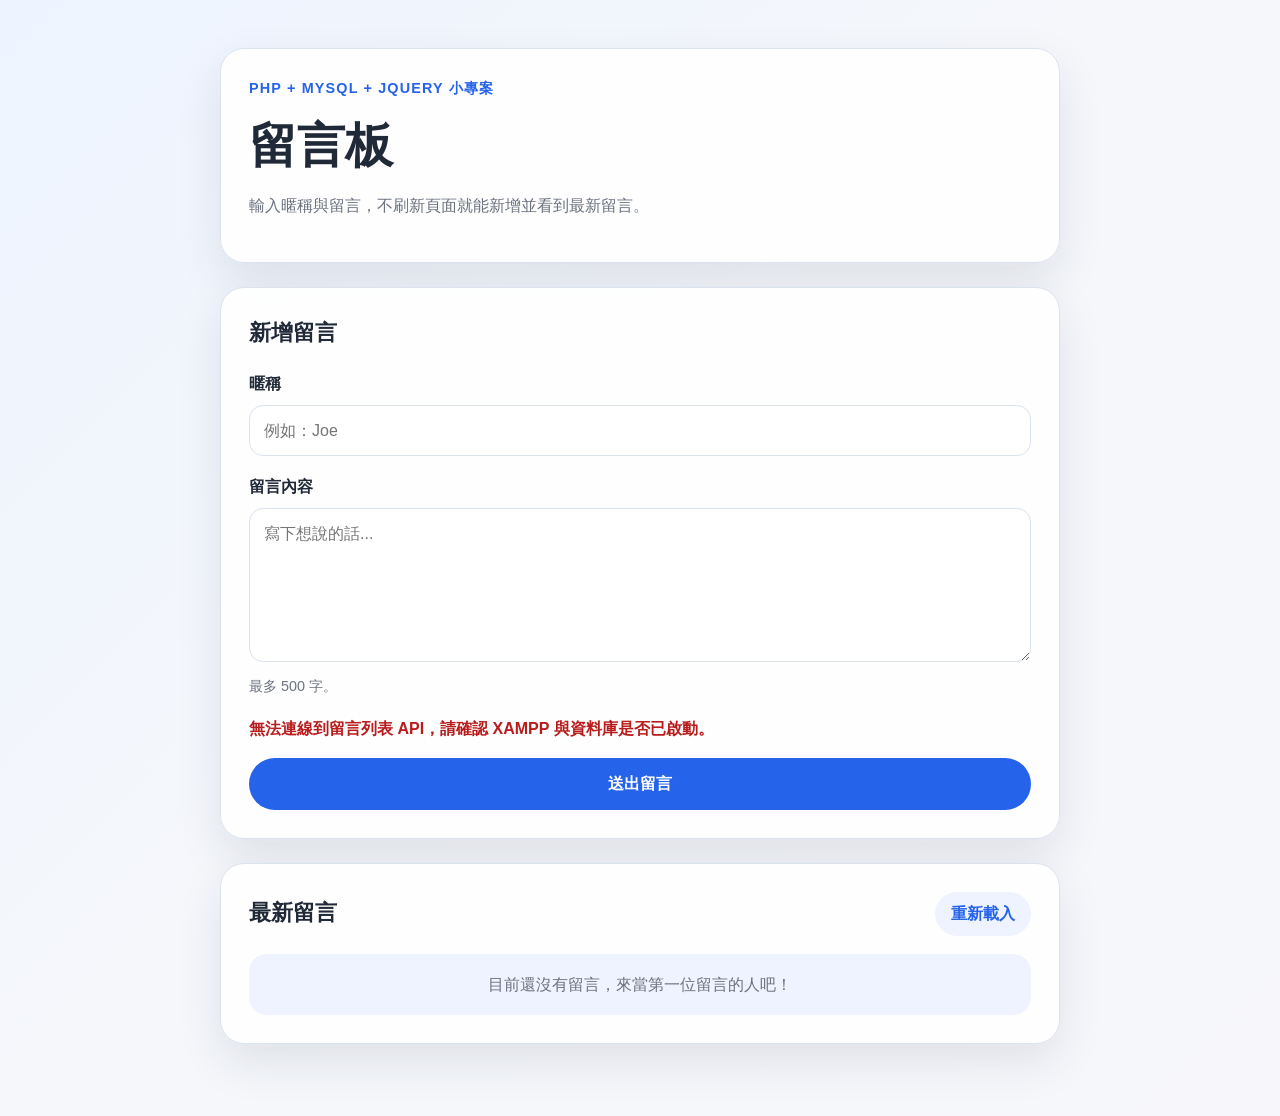
<file: index.html>
<!doctype html>
<html lang="zh-Hant">
<head>
  <meta charset="utf-8">
  <meta name="viewport" content="width=device-width, initial-scale=1">
  <title>jQuery 留言板</title>
  <link rel="stylesheet" href="assets/css/styles.css">
</head>
<body>
  <main class="page-shell">
    <section class="hero-card" aria-labelledby="page-title">
      <p class="eyebrow">PHP + MySQL + jQuery 小專案</p>
      <h1 id="page-title">留言板</h1>
      <p class="intro">輸入暱稱與留言，不刷新頁面就能新增並看到最新留言。</p>
    </section>

    <section class="form-card" aria-labelledby="form-title">
      <h2 id="form-title">新增留言</h2>
      <form id="message-form" novalidate>
        <div class="field-group">
          <label for="name">暱稱</label>
          <input id="name" name="name" type="text" maxlength="30" autocomplete="nickname" placeholder="例如：Joe" required>
        </div>

        <div class="field-group">
          <label for="content">留言內容</label>
          <textarea id="content" name="content" maxlength="500" rows="5" placeholder="寫下想說的話..." required></textarea>
          <p class="hint">最多 500 字。</p>
        </div>

        <div id="feedback" class="feedback" role="status" aria-live="polite"></div>

        <button id="submit-button" class="primary-button" type="submit">送出留言</button>
      </form>
    </section>

    <section class="list-card" aria-labelledby="list-title">
      <div class="list-header">
        <h2 id="list-title">最新留言</h2>
        <button id="refresh-button" class="ghost-button" type="button">重新載入</button>
      </div>
      <div id="message-list" class="message-list" aria-live="polite">
        <p class="empty-state">留言載入中...</p>
      </div>
    </section>
  </main>

  <script src="https://code.jquery.com/jquery-3.7.1.min.js"
          integrity="sha256-/JqT3SQfawRcv/BIHPThkBvs0OEvtFFmqPF/lYI/Cxo="
          crossorigin="anonymous"></script>
  <script src="assets/js/app.js"></script>
</body>
</html>
</file>
<file: assets/css/styles.css>
:root {
  color-scheme: light;
  --bg: #f5f7fb;
  --surface: #ffffff;
  --surface-soft: #eef3ff;
  --text: #1f2937;
  --muted: #6b7280;
  --primary: #2563eb;
  --primary-dark: #1d4ed8;
  --danger: #b91c1c;
  --success: #047857;
  --border: #dbe3ef;
  --shadow: 0 18px 45px rgba(31, 41, 55, 0.10);
}

* {
  box-sizing: border-box;
}

body {
  margin: 0;
  min-height: 100vh;
  background: linear-gradient(135deg, #edf4ff 0%, var(--bg) 45%, #f7f7fb 100%);
  color: var(--text);
  font-family: -apple-system, BlinkMacSystemFont, "Segoe UI", "Noto Sans TC", "Microsoft JhengHei", sans-serif;
  line-height: 1.6;
}

.page-shell {
  width: min(100% - 32px, 840px);
  max-width: 840px;
  margin: 0 auto;
  padding: 48px 0;
}

.hero-card,
.form-card,
.list-card {
  background: rgba(255, 255, 255, 0.92);
  border: 1px solid var(--border);
  border-radius: 24px;
  box-shadow: var(--shadow);
  padding: 28px;
  margin-bottom: 24px;
}

.eyebrow {
  margin: 0 0 8px;
  color: var(--primary);
  font-size: 0.9rem;
  font-weight: 700;
  letter-spacing: 0.08em;
  text-transform: uppercase;
}

h1,
h2,
p {
  margin-top: 0;
}

h1 {
  margin-bottom: 8px;
  font-size: clamp(2rem, 5vw, 3rem);
}

h2 {
  margin-bottom: 20px;
  font-size: 1.35rem;
}

.intro,
.hint,
.empty-state {
  color: var(--muted);
}

.field-group {
  margin-bottom: 18px;
}

label {
  display: block;
  margin-bottom: 8px;
  font-weight: 700;
}

input,
textarea {
  width: 100%;
  border: 1px solid var(--border);
  border-radius: 14px;
  padding: 12px 14px;
  color: var(--text);
  font: inherit;
  background: #fff;
  transition: border-color 0.18s ease, box-shadow 0.18s ease;
}

input:focus,
textarea:focus {
  border-color: var(--primary);
  box-shadow: 0 0 0 4px rgba(37, 99, 235, 0.14);
  outline: none;
}

textarea {
  resize: vertical;
}

.hint {
  margin: 6px 0 0;
  font-size: 0.9rem;
}

.feedback {
  min-height: 28px;
  margin-bottom: 14px;
  font-weight: 700;
}

.feedback--success {
  color: var(--success);
}

.feedback--error {
  color: var(--danger);
}

.primary-button,
.ghost-button {
  border: 0;
  border-radius: 999px;
  cursor: pointer;
  font: inherit;
  font-weight: 700;
  transition: transform 0.15s ease, background-color 0.15s ease, opacity 0.15s ease;
}

.primary-button {
  width: 100%;
  padding: 13px 22px;
  color: #fff;
  background: var(--primary);
}

.primary-button:hover:not(:disabled),
.primary-button:focus-visible:not(:disabled) {
  background: var(--primary-dark);
  transform: translateY(-1px);
}

.primary-button:disabled {
  cursor: not-allowed;
  opacity: 0.62;
}

.list-header {
  display: flex;
  align-items: center;
  justify-content: space-between;
  gap: 16px;
  margin-bottom: 18px;
}

.list-header h2 {
  margin-bottom: 0;
}

.ghost-button {
  padding: 9px 16px;
  color: var(--primary);
  background: var(--surface-soft);
}

.ghost-button:hover,
.ghost-button:focus-visible {
  background: #dce8ff;
}

.message-list {
  display: grid;
  gap: 14px;
}

.message-list--loading {
  opacity: 0.72;
}

.message-card {
  padding: 18px;
  background: var(--surface);
  border: 1px solid var(--border);
  border-radius: 18px;
  box-shadow: 0 10px 24px rgba(31, 41, 55, 0.08);
}

.message-card__meta {
  display: flex;
  align-items: baseline;
  justify-content: space-between;
  gap: 12px;
  margin-bottom: 10px;
}

.message-card__name {
  color: var(--primary-dark);
  word-break: break-word;
}

.message-card__time {
  flex: 0 0 auto;
  color: var(--muted);
  font-size: 0.88rem;
}

.message-card__content {
  margin-bottom: 0;
  white-space: normal;
  word-break: break-word;
}

.empty-state {
  margin: 0;
  padding: 18px;
  text-align: center;
  background: var(--surface-soft);
  border-radius: 18px;
}

@media (max-width: 640px) {
  .page-shell {
    width: min(100% - 20px, 840px);
    padding: 24px 0;
  }

  .hero-card,
  .form-card,
  .list-card {
    border-radius: 18px;
    padding: 20px;
  }

  .list-header,
  .message-card__meta {
    align-items: flex-start;
    flex-direction: column;
  }

  .ghost-button {
    width: 100%;
  }
}
</file>
